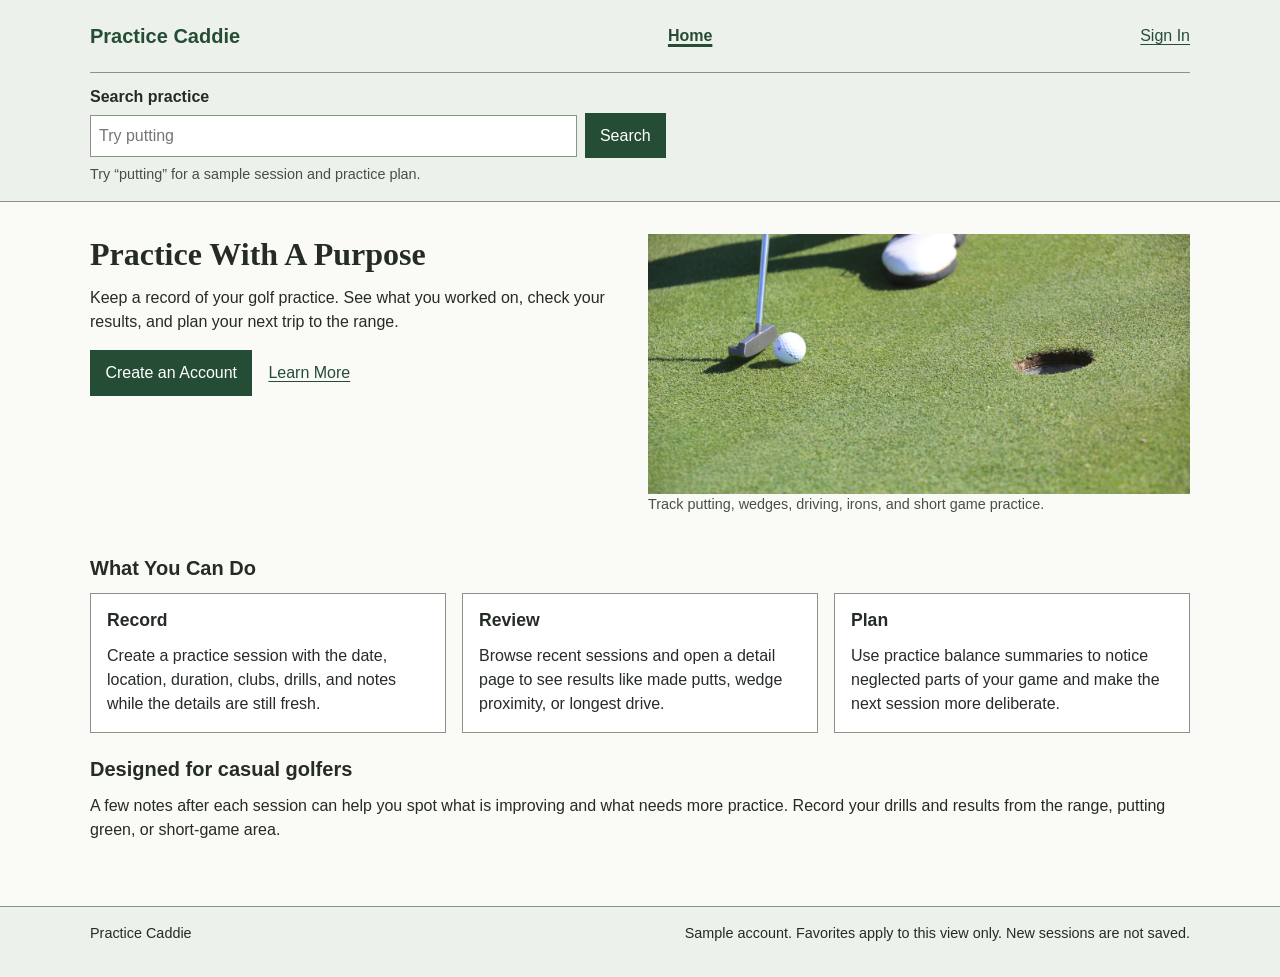
<file: index.html>
<!DOCTYPE html>
<html lang="en">
<head>
  <meta charset="UTF-8">
  <meta name="viewport" content="width=device-width, initial-scale=1.0">
  <title>Practice Caddie | Purposeful Golf Practice</title>
  <link rel="stylesheet" href="css/styles.css">
  <script src="js/vendor/jquery-3.7.1.min.js" defer></script>
  <script src="js/app.js" defer></script>
</head>
<body>
  <a class="skip-link" href="#main-content">Skip to main content</a>
  <!-- Public and signed-in pages use different navigation. -->
  <header class="site-header">
    <div class="site-shell row spread header-inner">
      <a class="brand" href="index.html" aria-label="Practice Caddie home">
        <span>Practice Caddie</span>
      </a>
      <nav class="primary-nav" aria-label="Primary navigation">
        <ul class="row">
          <li><a href="index.html" aria-current="page">Home</a></li>
        </ul>
      </nav>
      <a href="dashboard.html">Sign In</a>
    </div>
    <form class="header-search site-shell" action="search-results.html" method="get" role="search">
      <label for="header-query">Search practice</label>
      <div class="row">
        <input type="search" id="header-query" name="q" placeholder="Try putting" aria-describedby="search-hint">
        <button class="primary" type="submit">Search</button>
      </div>
      <p id="search-hint" class="session-meta">Try “putting” for a sample session and practice plan.</p>
    </form>
  </header>

  <main id="main-content" class="site-shell">
    <noscript><p class="notice">Enable JavaScript to use search results, saved sessions, filters, and practice plans.</p></noscript>
    <section class="columns two-columns" aria-labelledby="home-title">
      <div>
        <h1 id="home-title">Practice With A Purpose</h1>
        <p>Keep a record of your golf practice. See what you worked on, check your results, and plan your next trip to the range.</p>
        <div class="row">
          <a class="btn primary" href="dashboard.html">Create an Account</a>
          <a href="#features">Learn More</a>
        </div>
      </div>
      <figure class="practice-photo">
        <!-- Image credit: "Golf putting on green.jpg" by Woodypino, Wikimedia Commons, CC0 1.0. Source: https://commons.wikimedia.org/wiki/File:Golf_putting_on_green.jpg -->
        <img src="images/putting-green.jpg" alt="Golf ball and putter lined up on a green">
        <figcaption>Track putting, wedges, driving, irons, and short game practice.</figcaption>
      </figure>
    </section>

    <section id="features" class="section-block" aria-labelledby="features-title">
      <div>
        <h2 id="features-title">What You Can Do</h2>
      </div>
      <div class="columns three-columns">
        <article class="panel">
          <h3>Record</h3>
          <p>Create a practice session with the date, location, duration, clubs, drills, and notes while the details are still fresh.</p>
        </article>
        <article class="panel">
          <h3>Review</h3>
          <p>Browse recent sessions and open a detail page to see results like made putts, wedge proximity, or longest drive.</p>
        </article>
        <article class="panel">
          <h3>Plan</h3>
          <p>Use practice balance summaries to notice neglected parts of your game and make the next session more deliberate.</p>
        </article>
      </div>
    </section>

    <section class="section-block" aria-labelledby="public-note-title">
      <h2 id="public-note-title">Designed for casual golfers</h2>
      <p>A few notes after each session can help you spot what is improving and what needs more practice. Record your drills and results from the range, putting green, or short-game area.</p>
    </section>
  </main>

  <footer class="site-footer">
    <div class="site-shell row spread">
      <p>Practice Caddie</p>
      <p>Sample account. Favorites apply to this view only. New sessions are not saved.</p>
    </div>
  </footer>
</body>
</html>
</file>
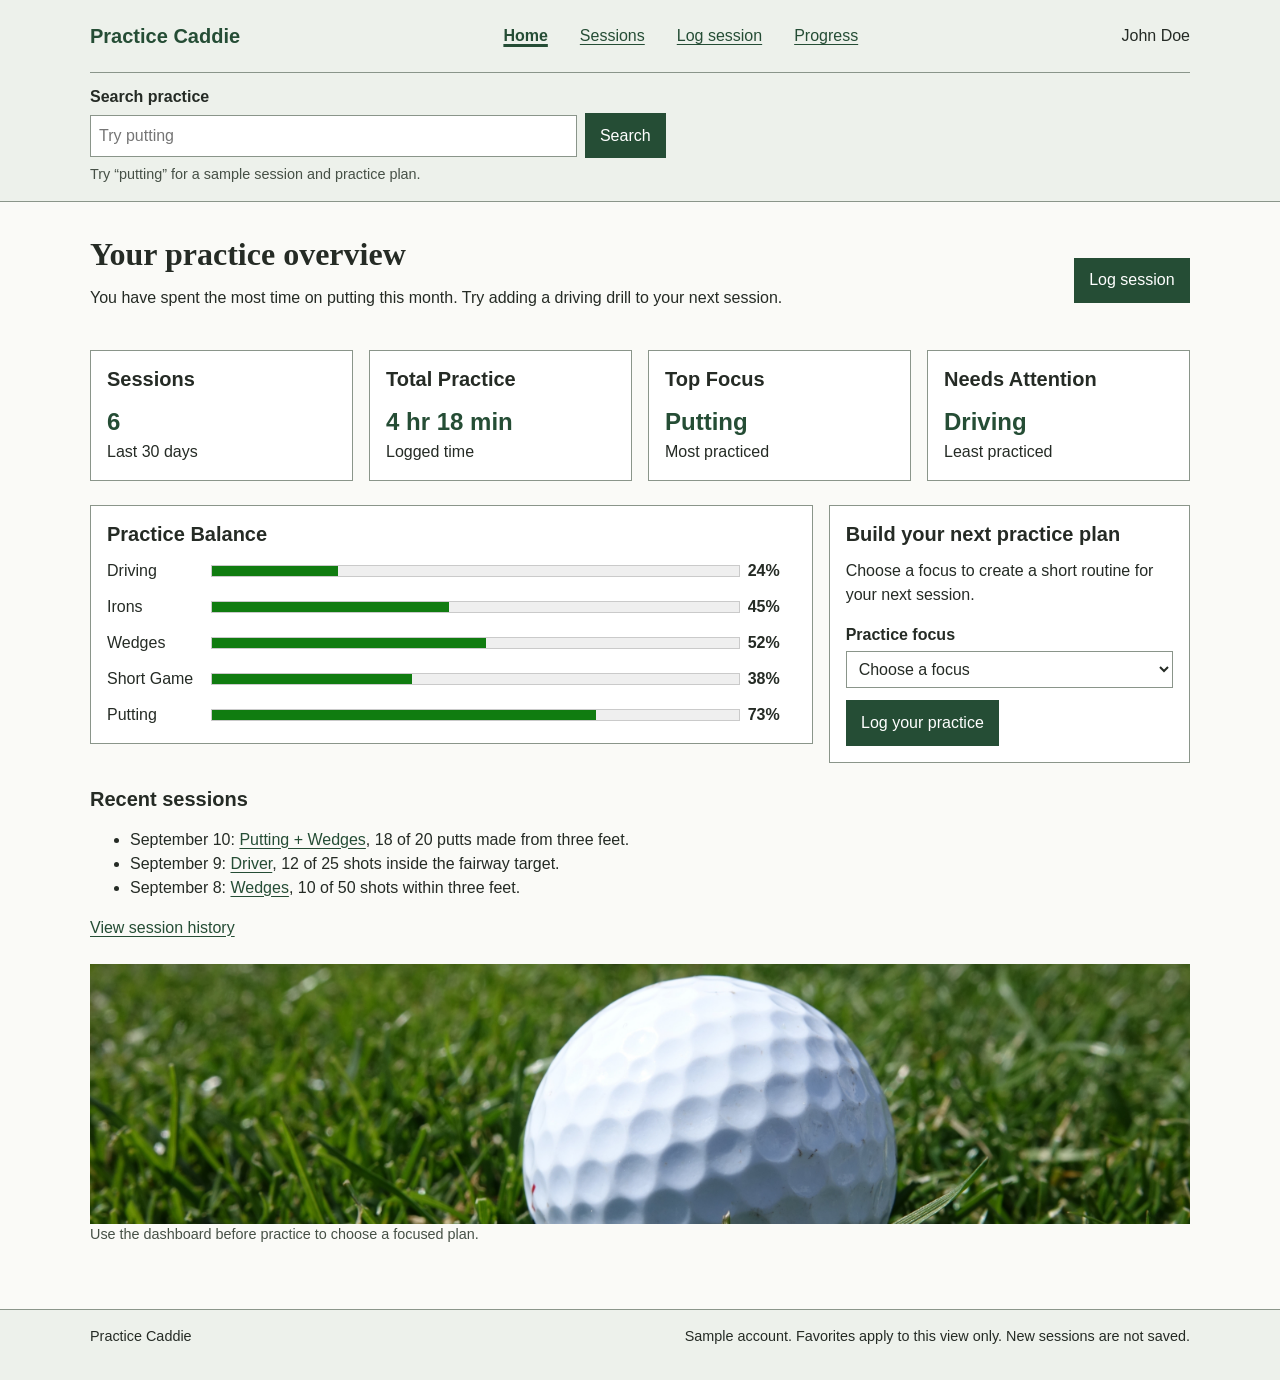
<file: dashboard.html>
<!DOCTYPE html>
<html lang="en">
<head>
  <meta charset="UTF-8">
  <meta name="viewport" content="width=device-width, initial-scale=1.0">
  <title>Dashboard | Practice Caddie</title>
  <link rel="stylesheet" href="css/styles.css">
  <script src="js/vendor/jquery-3.7.1.min.js" defer></script>
  <script src="js/app.js" defer></script>
</head>
<body>
  <a class="skip-link" href="#main-content">Skip to main content</a>
  <!-- Public and signed-in pages use different navigation. -->
  <header class="site-header">
    <div class="site-shell row spread header-inner">
      <a class="brand" href="dashboard.html" aria-label="Practice Caddie dashboard">
        <span>Practice Caddie</span>
      </a>
      <nav class="primary-nav" aria-label="Primary navigation">
        <ul class="row">
          <li><a href="dashboard.html" aria-current="page">Home</a></li>
          <li><a href="sessions.html">Sessions</a></li>
          <li><a href="log-session.html">Log session</a></li>
          <li><a href="dashboard.html#progress">Progress</a></li>
        </ul>
      </nav>
      <div aria-label="Signed in as John Doe">
        <span>John Doe</span>
      </div>
    </div>
    <form class="header-search site-shell" action="search-results.html" method="get" role="search">
      <label for="header-query">Search practice</label>
      <div class="row">
        <input type="search" id="header-query" name="q" placeholder="Try putting" aria-describedby="search-hint">
        <button class="primary" type="submit">Search</button>
      </div>
      <p id="search-hint" class="session-meta">Try “putting” for a sample session and practice plan.</p>
    </form>
  </header>

  <main id="main-content" class="site-shell">
    <noscript><p class="notice">Enable JavaScript to use search results, saved sessions, filters, and practice plans.</p></noscript>
    <section class="row spread" aria-labelledby="dashboard-title">
      <div>
        <h1 id="dashboard-title">Your practice overview</h1>
        <p>You have spent the most time on putting this month. Try adding a driving drill to your next session.</p>
      </div>
      <a class="btn primary" href="log-session.html">Log session</a>
    </section>

    <!-- Sample totals for the signed-in dashboard. -->
    <section class="columns four-columns section-block" aria-label="Practice summary statistics">
      <article class="panel">
        <h2>Sessions</h2>
        <strong class="stat-value">6</strong>
        <p>Last 30 days</p>
      </article>
      <article class="panel">
        <h2>Total Practice</h2>
        <strong class="stat-value">4 hr 18 min</strong>
        <p>Logged time</p>
      </article>
      <article class="panel">
        <h2>Top Focus</h2>
        <strong class="stat-value">Putting</strong>
        <p>Most practiced</p>
      </article>
      <article class="panel">
        <h2>Needs Attention</h2>
        <strong class="stat-value">Driving</strong>
        <p>Least practiced</p>
      </article>
    </section>

    <div id="progress" class="columns wide-left section-block">
      <section class="panel" aria-labelledby="balance-title">
        <h2 id="balance-title">Practice Balance</h2>
        <div class="bar-row">
          <span>Driving</span>
          <meter min="0" max="100" value="24" aria-label="Driving practice">24%</meter>
          <strong>24%</strong>
        </div>
        <div class="bar-row">
          <span>Irons</span>
          <meter min="0" max="100" value="45" aria-label="Irons practice">45%</meter>
          <strong>45%</strong>
        </div>
        <div class="bar-row">
          <span>Wedges</span>
          <meter min="0" max="100" value="52" aria-label="Wedges practice">52%</meter>
          <strong>52%</strong>
        </div>
        <div class="bar-row">
          <span>Short Game</span>
          <meter min="0" max="100" value="38" aria-label="Short Game practice">38%</meter>
          <strong>38%</strong>
        </div>
        <div class="bar-row">
          <span>Putting</span>
          <meter min="0" max="100" value="73" aria-label="Putting practice">73%</meter>
          <strong>73%</strong>
        </div>
      </section>

      <!-- CHANGE interaction: selecting a focus builds a new drill plan. -->
      <section id="practice-planner" class="panel practice-planner" aria-labelledby="plan-title">
        <h2 id="plan-title" class="plan-title">Build your next practice plan</h2>
        <p class="plan-description">Choose a focus to create a short routine for your next session.</p>
        <label for="focus-area">Practice focus</label>
        <select id="focus-area" name="focus-area">
          <option value="" disabled selected>Choose a focus</option>
          <option value="driving">Driving</option>
          <option value="putting">Putting</option>
          <option value="wedges">Wedges</option>
          <option value="irons">Irons</option>
          <option value="short-game">Short game</option>
        </select>
        <p class="plan-status interaction-status" role="status" aria-atomic="true"></p>
        <div class="plan-content"></div>
        <a class="btn primary" href="log-session.html">Log your practice</a>
      </section>
    </div>

    <section class="section-block" aria-labelledby="recent-title">
      <h2 id="recent-title">Recent sessions</h2>
      <ul>
        <li><time datetime="2026-09-10">September 10</time>: <a href="session-detail.html?id=putting-wedges">Putting + Wedges</a>, 18 of 20 putts made from three feet.</li>
        <li><time datetime="2026-09-09">September 9</time>: <a href="session-detail.html?id=driver">Driver</a>, 12 of 25 shots inside the fairway target.</li>
        <li><time datetime="2026-09-08">September 8</time>: <a href="session-detail.html?id=wedges">Wedges</a>, 10 of 50 shots within three feet.</li>
      </ul>
      <a href="sessions.html">View session history</a>
    </section>

    <figure class="section-block practice-photo">
      <!-- Image credit: "Golf balls driving range.jpg" by Semevent, Wikimedia Commons, CC0 1.0. Source: https://commons.wikimedia.org/wiki/File:Golf_balls_driving_range.jpg -->
      <img src="images/range-balls.jpg" alt="Close-up of a golf ball resting on practice-range grass">
      <figcaption>Use the dashboard before practice to choose a focused plan.</figcaption>
    </figure>
  </main>

  <footer class="site-footer">
    <div class="site-shell row spread">
      <p>Practice Caddie</p>
      <p>Sample account. Favorites apply to this view only. New sessions are not saved.</p>
    </div>
  </footer>
</body>
</html>
</file>
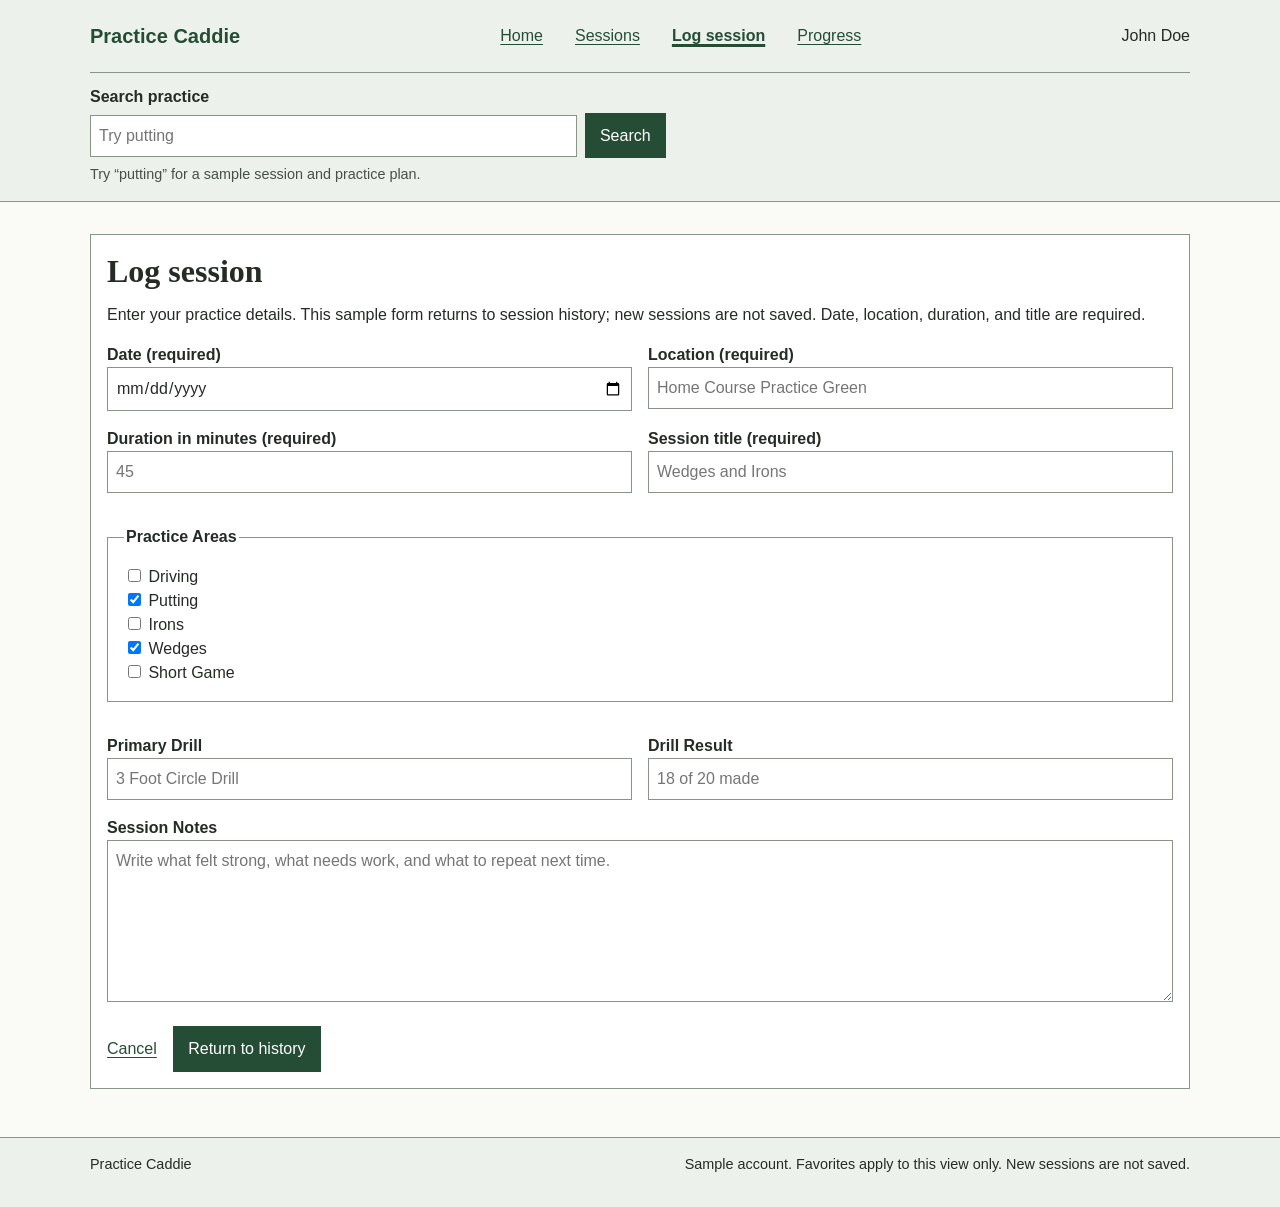
<file: log-session.html>
<!DOCTYPE html>
<html lang="en">
<head>
  <meta charset="UTF-8">
  <meta name="viewport" content="width=device-width, initial-scale=1.0">
  <title>Log session | Practice Caddie</title>
  <link rel="stylesheet" href="css/styles.css">
  <script src="js/vendor/jquery-3.7.1.min.js" defer></script>
  <script src="js/app.js" defer></script>
</head>
<body>
  <a class="skip-link" href="#main-content">Skip to main content</a>
  <!-- Public and signed-in pages use different navigation. -->
  <header class="site-header">
    <div class="site-shell row spread header-inner">
      <a class="brand" href="dashboard.html" aria-label="Practice Caddie dashboard">
        <span>Practice Caddie</span>
      </a>
      <nav class="primary-nav" aria-label="Primary navigation">
        <ul class="row">
          <li><a href="dashboard.html">Home</a></li>
          <li><a href="sessions.html">Sessions</a></li>
          <li><a href="log-session.html" aria-current="page">Log session</a></li>
          <li><a href="dashboard.html#progress">Progress</a></li>
        </ul>
      </nav>
      <div aria-label="Signed in as John Doe">
        <span>John Doe</span>
      </div>
    </div>
    <form class="header-search site-shell" action="search-results.html" method="get" role="search">
      <label for="header-query">Search practice</label>
      <div class="row">
        <input type="search" id="header-query" name="q" placeholder="Try putting" aria-describedby="search-hint">
        <button class="primary" type="submit">Search</button>
      </div>
      <p id="search-hint" class="session-meta">Try “putting” for a sample session and practice plan.</p>
    </form>
  </header>

  <main id="main-content" class="site-shell">
    <noscript><p class="notice">Enable JavaScript to use search results, saved sessions, filters, and practice plans.</p></noscript>
    <section class="panel" aria-labelledby="log-title">
      <h1 id="log-title">Log session</h1>
      <p>Enter your practice details. This sample form returns to session history; new sessions are not saved. Date, location, duration, and title are required.</p>

      <!-- Required fields validate before the form returns to sample history. -->
      <form action="sessions.html" method="get">
        <div class="columns two-columns">
          <div>
            <label for="practice-date">Date (required)</label>
            <input type="date" id="practice-date" name="practice-date" required>
          </div>

          <div>
            <label for="practice-location">Location (required)</label>
            <input type="text" id="practice-location" name="practice-location" placeholder="Home Course Practice Green" required>
          </div>

          <div>
            <label for="duration">Duration in minutes (required)</label>
            <input type="number" id="duration" name="duration" min="1" step="1" placeholder="45" required>
          </div>

          <div>
            <label for="session-title">Session title (required)</label>
            <input type="text" id="session-title" name="session-title" placeholder="Wedges and Irons" required>
          </div>

          <fieldset class="full-span">
            <legend>Practice Areas</legend>
            <label class="checkbox-option" for="area-driving"><input type="checkbox" id="area-driving" name="areas" value="driving"> Driving</label>
            <label class="checkbox-option" for="area-putting"><input type="checkbox" id="area-putting" name="areas" value="putting" checked> Putting</label>
            <label class="checkbox-option" for="area-irons"><input type="checkbox" id="area-irons" name="areas" value="irons"> Irons</label>
            <label class="checkbox-option" for="area-wedges"><input type="checkbox" id="area-wedges" name="areas" value="wedges" checked> Wedges</label>
            <label class="checkbox-option" for="area-short-game"><input type="checkbox" id="area-short-game" name="areas" value="short-game"> Short Game</label>
          </fieldset>

          <div>
            <label for="drill-name">Primary Drill</label>
            <input type="text" id="drill-name" name="drill-name" placeholder="3 Foot Circle Drill">
          </div>

          <div>
            <label for="drill-result">Drill Result</label>
            <input type="text" id="drill-result" name="drill-result" placeholder="18 of 20 made">
          </div>

          <div class="full-span">
            <label for="session-notes">Session Notes</label>
            <textarea id="session-notes" name="session-notes" rows="6" placeholder="Write what felt strong, what needs work, and what to repeat next time."></textarea>
          </div>
        </div>

        <div class="row section-block">
          <a href="sessions.html">Cancel</a>
          <button class="primary" type="submit">Return to history</button>
        </div>
      </form>
    </section>
  </main>

  <footer class="site-footer">
    <div class="site-shell row spread">
      <p>Practice Caddie</p>
      <p>Sample account. Favorites apply to this view only. New sessions are not saved.</p>
    </div>
  </footer>
</body>
</html>
</file>
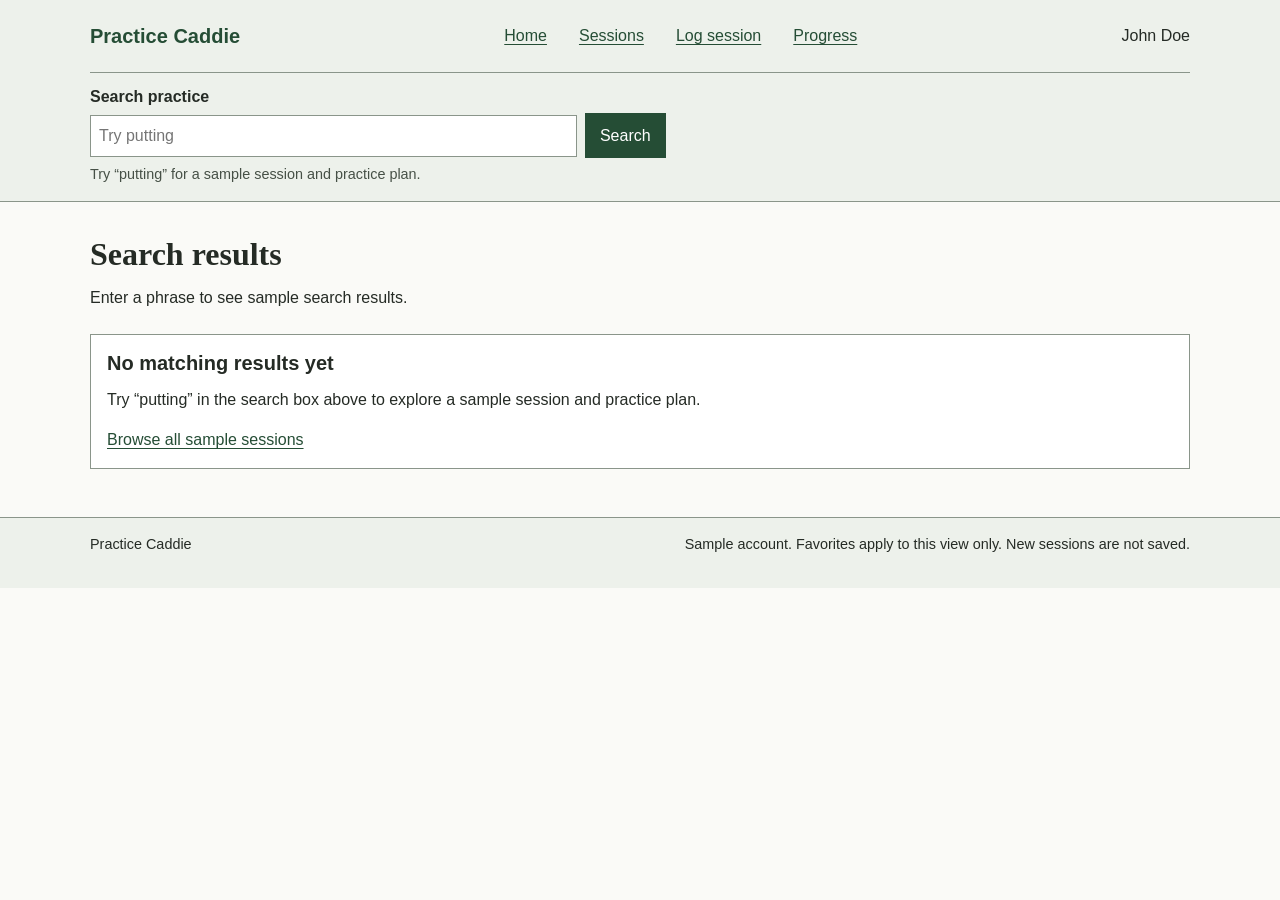
<file: search-results.html>
<!DOCTYPE html>
<html lang="en">
<head>
  <meta charset="UTF-8">
  <meta name="viewport" content="width=device-width, initial-scale=1.0">
  <title>Search results | Practice Caddie</title>
  <link rel="stylesheet" href="css/styles.css">
  <script src="js/vendor/jquery-3.7.1.min.js" defer></script>
  <script src="js/app.js" defer></script>
</head>
<body>
  <a class="skip-link" href="#main-content">Skip to main content</a>
  <!-- Public and signed-in pages use different navigation. -->
  <header class="site-header">
    <div class="site-shell row spread header-inner">
      <a class="brand" href="dashboard.html" aria-label="Practice Caddie dashboard">
        <span>Practice Caddie</span>
      </a>
      <nav class="primary-nav" aria-label="Primary navigation">
        <ul class="row">
          <li><a href="dashboard.html">Home</a></li>
          <li><a href="sessions.html">Sessions</a></li>
          <li><a href="log-session.html">Log session</a></li>
          <li><a href="dashboard.html#progress">Progress</a></li>
        </ul>
      </nav>
      <div aria-label="Signed in as John Doe">
        <span>John Doe</span>
      </div>
    </div>
    <form class="header-search site-shell" action="search-results.html" method="get" role="search">
      <label for="header-query">Search practice</label>
      <div class="row">
        <input type="search" id="header-query" name="q" placeholder="Try putting" aria-describedby="search-hint">
        <button class="primary" type="submit">Search</button>
      </div>
      <p id="search-hint" class="session-meta">Try “putting” for a sample session and practice plan.</p>
    </form>
  </header>

  <main id="main-content" class="site-shell">
    <h1>Search results</h1>
    <p id="search-summary" role="status">Loading sample search results…</p>
    <noscript><p class="notice">Enable JavaScript to display the simulated search results.</p></noscript>
    <p id="saved-status" class="interaction-status" role="status" aria-atomic="true"></p>
    <div id="search-results" class="session-list section-block"></div>
  </main>

  <footer class="site-footer">
    <div class="site-shell row spread">
      <p>Practice Caddie</p>
      <p>Sample account. Favorites apply to this view only. New sessions are not saved.</p>
    </div>
  </footer>
</body>
</html>
</file>
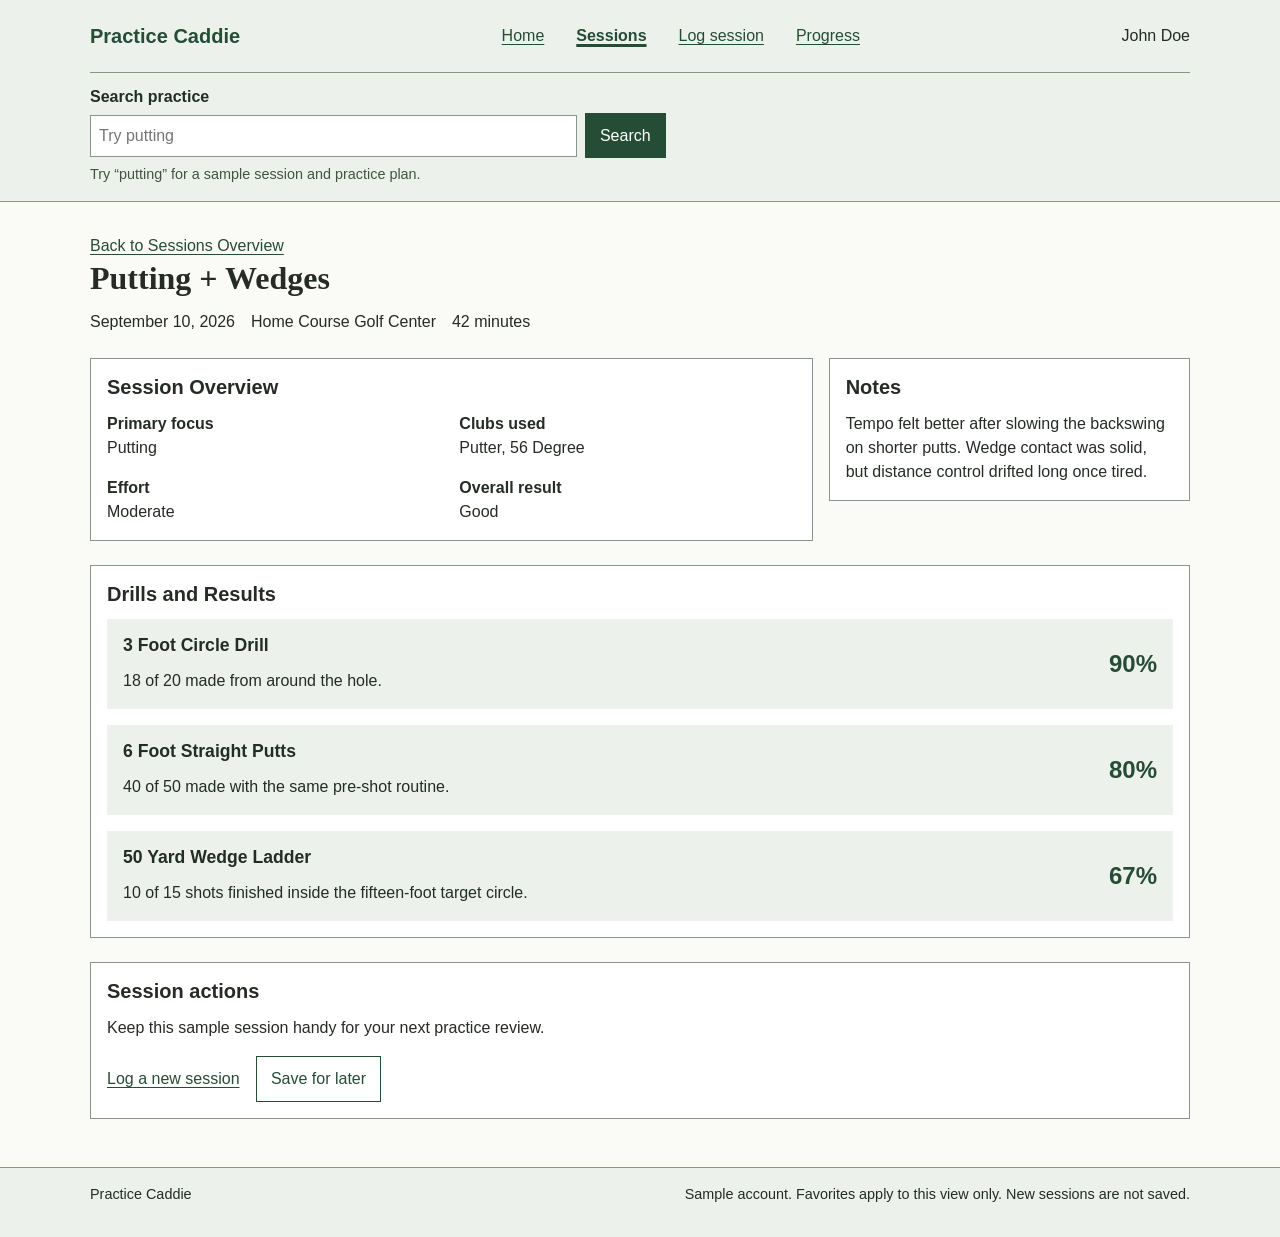
<file: session-detail.html>
<!DOCTYPE html>
<html lang="en">
<head>
  <meta charset="UTF-8">
  <meta name="viewport" content="width=device-width, initial-scale=1.0">
  <title>Putting + Wedge Practice | Practice Caddie</title>
  <link rel="stylesheet" href="css/styles.css">
  <script src="js/vendor/jquery-3.7.1.min.js" defer></script>
  <script src="js/app.js" defer></script>
</head>
<body>
  <a class="skip-link" href="#main-content">Skip to main content</a>
  <!-- Public and signed-in pages use different navigation. -->
  <header class="site-header">
    <div class="site-shell row spread header-inner">
      <a class="brand" href="dashboard.html" aria-label="Practice Caddie dashboard">
        <span>Practice Caddie</span>
      </a>
      <nav class="primary-nav" aria-label="Primary navigation">
        <ul class="row">
          <li><a href="dashboard.html">Home</a></li>
          <li><a href="sessions.html" aria-current="page">Sessions</a></li>
          <li><a href="log-session.html">Log session</a></li>
          <li><a href="dashboard.html#progress">Progress</a></li>
        </ul>
      </nav>
      <div aria-label="Signed in as John Doe">
        <span>John Doe</span>
      </div>
    </div>
    <form class="header-search site-shell" action="search-results.html" method="get" role="search">
      <label for="header-query">Search practice</label>
      <div class="row">
        <input type="search" id="header-query" name="q" placeholder="Try putting" aria-describedby="search-hint">
        <button class="primary" type="submit">Search</button>
      </div>
      <p id="search-hint" class="session-meta">Try “putting” for a sample session and practice plan.</p>
    </form>
  </header>

  <main id="main-content" class="site-shell">
    <noscript><p class="notice">Enable JavaScript to use search results, saved sessions, filters, and practice plans.</p></noscript>
    <section aria-labelledby="detail-title">
      <a href="sessions.html">Back to Sessions Overview</a>
      <h1 id="detail-title">Putting + Wedge Practice</h1>
      <p class="row">
        <span><time id="detail-date" datetime="2026-09-10">September 10, 2026</time></span>
        <span id="detail-location">Home Course Golf Center</span>
        <span id="detail-duration">42 minutes</span>
      </p>
    </section>

    <!-- Overview and notes stack vertically on phones. -->
    <div class="columns wide-left section-block">
      <section id="session-overview" class="panel" aria-labelledby="overview-title">
        <h2 id="overview-title">Session Overview</h2>
        <dl class="columns two-columns">
          <div>
            <dt>Primary focus</dt>
            <dd id="detail-focus">Putting</dd>
          </div>
          <div>
            <dt>Clubs used</dt>
            <dd id="detail-clubs">Putter, 56 Degree</dd>
          </div>
          <div>
            <dt>Effort</dt>
            <dd id="detail-effort">Moderate</dd>
          </div>
          <div>
            <dt>Overall result</dt>
            <dd id="detail-result">Good</dd>
          </div>
        </dl>
      </section>

      <aside class="panel" aria-labelledby="notes-title">
        <h2 id="notes-title">Notes</h2>
        <p id="detail-notes">Tempo felt better after slowing the backswing on shorter putts. Wedge contact was solid, but distance control drifted long once tired.</p>
      </aside>
    </div>

    <section class="panel section-block" aria-labelledby="drills-title">
      <h2 id="drills-title">Drills and Results</h2>
      <div id="detail-drills" class="drill-list">
        <article class="drill-row row spread">
          <div>
            <h3>3 Foot Circle Drill</h3>
            <p>18 of 20 made from around the hole.</p>
          </div>
          <strong class="score">90%</strong>
        </article>
        <article class="drill-row row spread">
          <div>
            <h3>6 Foot Straight Putts</h3>
            <p>40 of 50 made with the same pre-shot routine.</p>
          </div>
          <strong class="score">80%</strong>
        </article>
        <article class="drill-row row spread">
          <div>
            <h3>50 Yard Wedge Ladder</h3>
            <p>10 of 15 shots finished inside the fifteen-foot target circle.</p>
          </div>
          <strong class="score">67%</strong>
        </article>
      </div>
    </section>

    <section id="detail-actions" class="panel section-block" aria-labelledby="actions-title">
      <h2 id="actions-title">Session actions</h2>
      <p>Keep this sample session handy for your next practice review.</p>
      <div class="row action-buttons">
        <a href="log-session.html">Log a new session</a>
      </div>
    </section>
    <p id="saved-status" class="interaction-status" role="status" aria-atomic="true"></p>
  </main>

  <footer class="site-footer">
    <div class="site-shell row spread">
      <p>Practice Caddie</p>
      <p>Sample account. Favorites apply to this view only. New sessions are not saved.</p>
    </div>
  </footer>
</body>
</html>
</file>
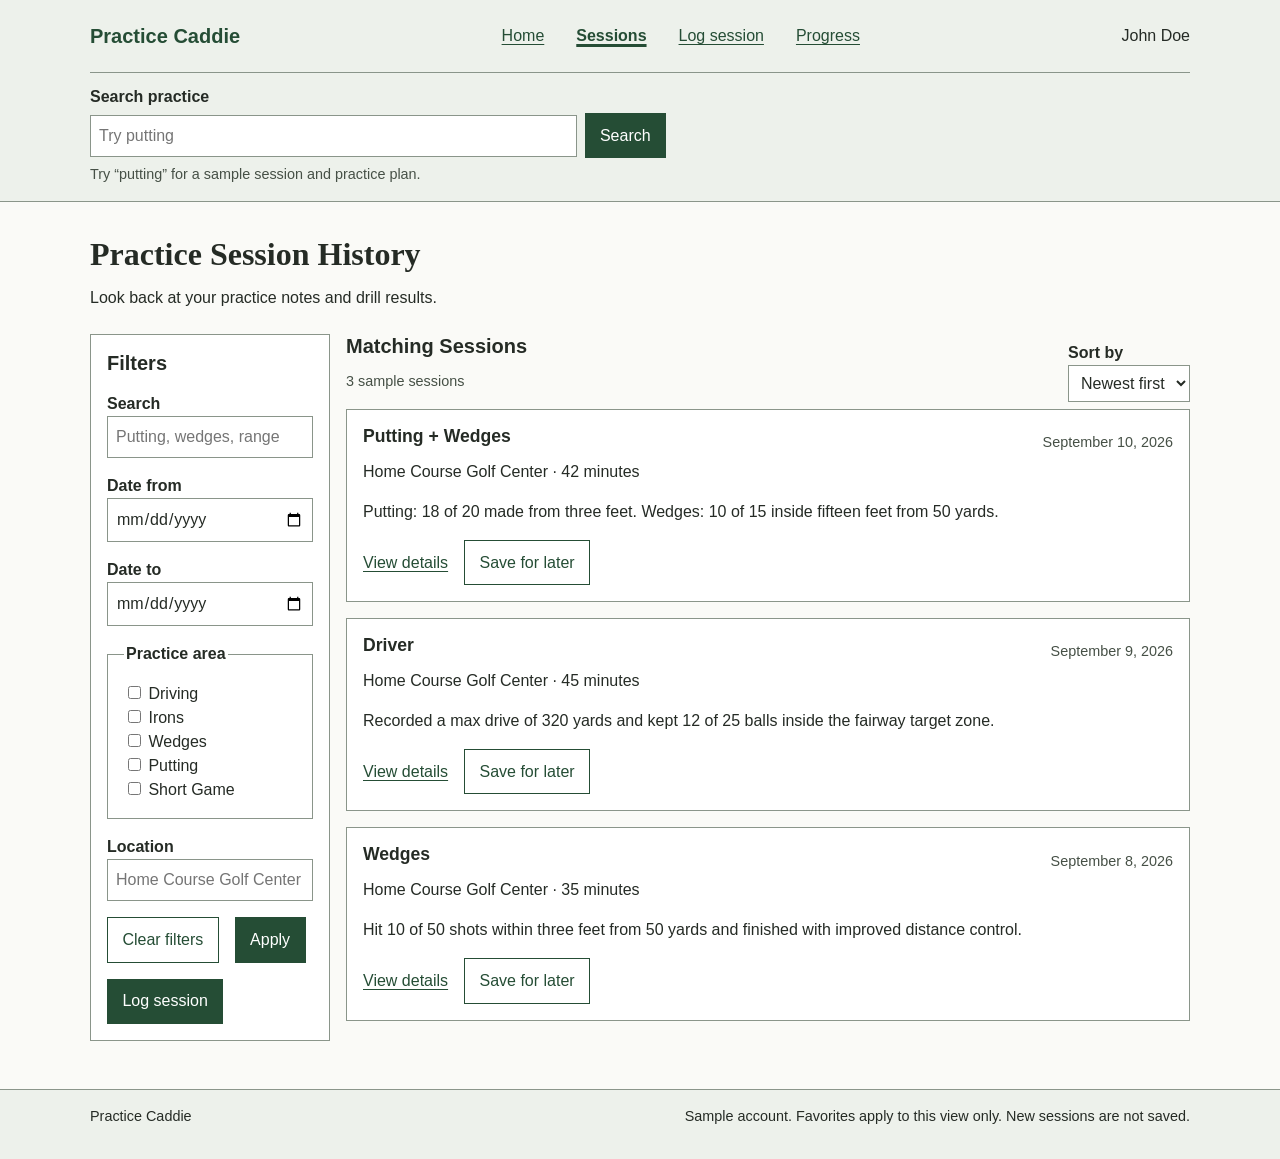
<file: sessions.html>
<!DOCTYPE html>
<html lang="en">
<head>
  <meta charset="UTF-8">
  <meta name="viewport" content="width=device-width, initial-scale=1.0">
  <title>Session History | Practice Caddie</title>
  <link rel="stylesheet" href="css/styles.css">
  <script src="js/vendor/jquery-3.7.1.min.js" defer></script>
  <script src="js/app.js" defer></script>
</head>
<body>
  <a class="skip-link" href="#main-content">Skip to main content</a>
  <!-- Public and signed-in pages use different navigation. -->
  <header class="site-header">
    <div class="site-shell row spread header-inner">
      <a class="brand" href="dashboard.html" aria-label="Practice Caddie dashboard">
        <span>Practice Caddie</span>
      </a>
      <nav class="primary-nav" aria-label="Primary navigation">
        <ul class="row">
          <li><a href="dashboard.html">Home</a></li>
          <li><a href="sessions.html" aria-current="page">Sessions</a></li>
          <li><a href="log-session.html">Log session</a></li>
          <li><a href="dashboard.html#progress">Progress</a></li>
        </ul>
      </nav>
      <div aria-label="Signed in as John Doe">
        <span>John Doe</span>
      </div>
    </div>
    <form class="header-search site-shell" action="search-results.html" method="get" role="search">
      <label for="header-query">Search practice</label>
      <div class="row">
        <input type="search" id="header-query" name="q" placeholder="Try putting" aria-describedby="search-hint">
        <button class="primary" type="submit">Search</button>
      </div>
      <p id="search-hint" class="session-meta">Try “putting” for a sample session and practice plan.</p>
    </form>
  </header>

  <main id="main-content" class="site-shell">
    <noscript><p class="notice">Enable JavaScript to use search results, saved sessions, filters, and practice plans.</p></noscript>
    <section aria-labelledby="sessions-title">
      <h1 id="sessions-title">Practice Session History</h1>
      <p>Look back at your practice notes and drill results.</p>
    </section>

    <p id="saved-status" class="interaction-status" role="status" aria-atomic="true"></p>
    <div id="history-layout" class="columns sidebar-layout section-block">
      <aside class="panel" aria-labelledby="filter-title">
        <h2 id="filter-title">Filters</h2>
        <form id="session-filters" action="sessions.html" method="get">
          <div class="filter-group">
            <label for="session-search">Search</label>
            <input type="search" id="session-search" name="search" placeholder="Putting, wedges, range">
          </div>
          <div class="filter-group">
            <label for="date-from">Date from</label>
            <input type="date" id="date-from" name="date-from">
          </div>
          <div class="filter-group">
            <label for="date-to">Date to</label>
            <input type="date" id="date-to" name="date-to">
          </div>
          <fieldset>
            <legend>Practice area</legend>
            <label class="checkbox-option" for="driving"><input type="checkbox" id="driving" name="area" value="driving"> Driving</label>
            <label class="checkbox-option" for="irons"><input type="checkbox" id="irons" name="area" value="irons"> Irons</label>
            <label class="checkbox-option" for="wedges"><input type="checkbox" id="wedges" name="area" value="wedges"> Wedges</label>
            <label class="checkbox-option" for="putting"><input type="checkbox" id="putting" name="area" value="putting"> Putting</label>
            <label class="checkbox-option" for="short-game"><input type="checkbox" id="short-game" name="area" value="short-game"> Short Game</label>
          </fieldset>
          <div class="filter-group">
            <label for="location-filter">Location</label>
            <input type="text" id="location-filter" name="location" placeholder="Home Course Golf Center">
          </div>
          <div class="row filter-group">
            <button type="reset">Clear filters</button>
            <button class="primary" type="submit">Apply</button>
          </div>
        </form>
        <div class="filter-group">
          <a class="btn primary" href="log-session.html">Log session</a>
        </div>
      </aside>

      <section aria-labelledby="results-title">
        <div class="row spread">
          <div>
            <h2 id="results-title">Matching Sessions</h2>
            <p id="session-count" class="session-meta" role="status">3 sample sessions</p>
          </div>
          <div>
            <label for="sort-sessions">Sort by</label>
            <select id="sort-sessions" name="sort-sessions">
              <option value="newest">Newest first</option>
              <option value="oldest">Oldest first</option>
              <option value="focus">Focus area</option>
              <option value="location">Location</option>
            </select>
          </div>
        </div>

        <!-- Each session uses the same structure for future data templates. -->
        <div id="session-list" class="session-list">
          <article class="panel row spread">
            <div>
              <p class="session-meta"><time datetime="2026-09-10">September 10, 2026</time></p>
              <h3>Putting + Wedges</h3>
              <p>Home Course Golf Center</p>
              <p>Putting: 18 of 20 made from three feet. Wedges: 10 of 15 inside fifteen feet from 50 yards.</p>
            </div>
            <a href="session-detail.html?id=putting-wedges">View details</a>
          </article>

          <article class="panel row spread">
            <div>
              <p class="session-meta"><time datetime="2026-09-09">September 9, 2026</time></p>
              <h3>Driver</h3>
              <p>Home Course Golf Center</p>
              <p>Recorded a max drive of 320 yards and kept 12 of 25 balls inside the fairway target zone.</p>
            </div>
            <a href="session-detail.html?id=driver">View details</a>
          </article>

          <article class="panel row spread">
            <div>
              <p class="session-meta"><time datetime="2026-09-08">September 8, 2026</time></p>
              <h3>Wedges</h3>
              <p>Home Course Golf Center</p>
              <p>Hit 10 of 50 shots within three feet from 50 yards and finished with improved distance control.</p>
            </div>
            <a href="session-detail.html?id=wedges">View details</a>
          </article>
        </div>

        <!-- Show this only when filtering returns no sessions. -->
        <section id="empty-sessions" class="panel" aria-labelledby="empty-title" hidden>
          <h3 id="empty-title">No sessions found</h3>
          <p>Try another date range or clear your filters.</p>
        </section>
      </section>
    </div>
  </main>

  <footer class="site-footer">
    <div class="site-shell row spread">
      <p>Practice Caddie</p>
      <p>Sample account. Favorites apply to this view only. New sessions are not saved.</p>
    </div>
  </footer>
</body>
</html>
</file>
<file: css/styles.css>
﻿/* Shared colors and basic document styles. */
:root {
  --green: #254d35;
  --light: #edf1eb;
  --border: #8a958a;
}

* {
  box-sizing: border-box;
}

body {
  margin: 0;
  background: #fafaf7;
  color: #252b25;
  font: 1rem/1.5 Arial, Helvetica, sans-serif;
}

h1, h2, h3 {
  margin: 0 0 0.75rem;
  line-height: 1.25;
}

h1 {
  font: bold 2rem/1.25 "Times New Roman", Times, serif;
}

h2 {
  font-size: 1.25rem;
}

h3 {
  font-size: 1.1rem;
}

p, figure, dl {
  margin: 0 0 1rem;
}

a {
  color: var(--green);
  text-underline-offset: 3px;
}

img {
  display: block;
  max-width: 100%;
  height: auto;
}

.practice-photo img {
  width: 100%;
  max-height: 260px;
  object-fit: cover;
}

figcaption, .session-meta {
  color: #465046;
  font-size: 0.9rem;
}

/* Header and footer share the same centered width as the pages. */
.site-shell {
  width: 94%;
  max-width: 1100px;
  margin: auto;
}

.site-header, .site-footer {
  padding: 1rem 0;
  background: var(--light);
  border-bottom: 1px solid var(--border);
}

.site-footer {
  border-top: 1px solid var(--border);
  border-bottom: 0;
  font-size: 0.9rem;
}

.brand {
  font-weight: bold;
  font-size: 1.25rem;
  text-decoration: none;
}

.primary-nav ul {
  margin: 0;
  padding: 0;
  list-style: none;
}

.primary-nav a {
  display: inline-block;
  padding: 0.5rem;
}

.primary-nav a[aria-current="page"] {
  font-weight: bold;
  text-decoration-thickness: 3px;
}

/* Reuse these rows, grids, and panels on all prototype pages. */
.row {
  display: flex;
  flex-wrap: wrap;
  align-items: center;
  gap: 1rem;
}

.spread {
  justify-content: space-between;
}

main {
  padding: 2rem 0 3rem;
}

.section-block {
  margin-top: 1.5rem;
}

.columns, .session-list, .drill-list {
  display: grid;
  gap: 1rem;
  align-items: start;
}

.columns > *, .row > * {
  min-width: 0;
}

.two-columns {
  grid-template-columns: repeat(2, minmax(0, 1fr));
}

.three-columns {
  grid-template-columns: repeat(3, minmax(0, 1fr));
}

.four-columns {
  grid-template-columns: repeat(4, minmax(0, 1fr));
}

.sidebar-layout {
  grid-template-columns: 240px minmax(0, 1fr);
}

.wide-left {
  grid-template-columns: minmax(0, 2fr) minmax(0, 1fr);
}

.panel, fieldset {
  padding: 1rem;
  border: 1px solid var(--border);
  background: white;
}

.panel > :last-child {
  margin-bottom: 0;
}

.stat-value, .score {
  display: block;
  font-size: 1.5rem;
  color: var(--green);
}

.drill-row {
  padding: 1rem;
  background: var(--light);
}

.drill-row p {
  margin-bottom: 0;
}

dd {
  margin: 0;
}

/* Native meters expose chart values to screen readers. */
.bar-row {
  display: grid;
  grid-template-columns: 6rem minmax(0, 1fr) 3rem;
  align-items: center;
  gap: 0.5rem;
  margin-top: 0.75rem;
}

meter {
  width: 100%;
  height: 1.5rem;
}

meter::-webkit-meter-bar, meter::-webkit-meter-optimum-value {
  border-radius: 0;
}

/* Fields inherit the page font; native validation handles required fields. */
button, input, select, textarea {
  font: inherit;
  border-radius: 0;
}

.btn, button {
  display: inline-block;
  padding: 0.6rem 0.9rem;
  border: 1px solid var(--green);
  color: var(--green);
  background: white;
  text-decoration: none;
  cursor: pointer;
}

.primary {
  background: var(--green);
  color: white;
}

.danger {
  color: #822b20;
  border-color: #822b20;
}

.btn:hover, button:hover {
  text-decoration: underline;
}

label, legend, dt {
  font-weight: bold;
}

input, select, textarea {
  display: block;
  width: 100%;
  padding: 0.5rem;
  border: 1px solid var(--border);
  background: white;
  color: inherit;
}

.filter-group, fieldset {
  margin: 1rem 0;
}

fieldset {
  min-width: 0;
}

.checkbox-option {
  display: block;
  font-weight: normal;
}

input[type="checkbox"] {
  display: inline-block;
  width: auto;
}

.full-span {
  grid-column: 1 / -1;
}

/* Keyboard navigation remains visible on every background. */
:focus-visible {
  outline: 2px solid #822b20;
  outline-offset: 3px;
}

.skip-link {
  position: absolute;
  left: -10000px;
  padding: 0.75rem;
  background: white;
}

.skip-link:focus {
  left: 1rem;
  top: 0;
}

/* Project 3: a real header form with room for keyboard and mobile use. */
.header-search {
  margin-top: 1rem;
  padding-top: 0.75rem;
  border-top: 1px solid var(--border);
}

.header-search .row {
  gap: 0.5rem;
  max-width: 36rem;
  margin-top: 0.25rem;
}

.header-search input {
  flex: 1 1 12rem;
  width: auto;
}

.header-search .session-meta {
  margin: 0.35rem 0 0;
}

/* Saved state is expressed through text and aria-pressed as well as color. */
.session-card.is-saved, #detail-actions.is-saved {
  border-left: 5px solid var(--green);
  background: var(--light);
}

.saved-message, .interaction-status {
  color: var(--green);
  font-weight: bold;
}

.saved-message {
  margin-top: 0.75rem;
}

.interaction-status:empty {
  margin: 0;
}

.practice-planner select {
  margin-top: 0.25rem;
}

.practice-planner.has-plan {
  border-top: 5px solid var(--green);
}

.practice-planner .plan-status {
  margin-top: 0.75rem;
}

.plan-steps {
  padding-left: 1.4rem;
}

.plan-steps li + li {
  margin-top: 0.5rem;
}

.notice {
  padding: 1rem;
  border: 1px solid var(--green);
  background: var(--light);
}

.session-card p, #search-summary {
  overflow-wrap: anywhere;
}

/* Author CSS must never reveal an element with the HTML hidden attribute. */
[hidden] {
  display: none !important;
}

/* Stack columns on phones; navigation wraps without a menu script. */
@media (max-width: 767px) {
  .columns {
    grid-template-columns: 1fr;
  }
  .header-inner {
    align-items: flex-start;
    flex-direction: column;
  }
}
</file>
